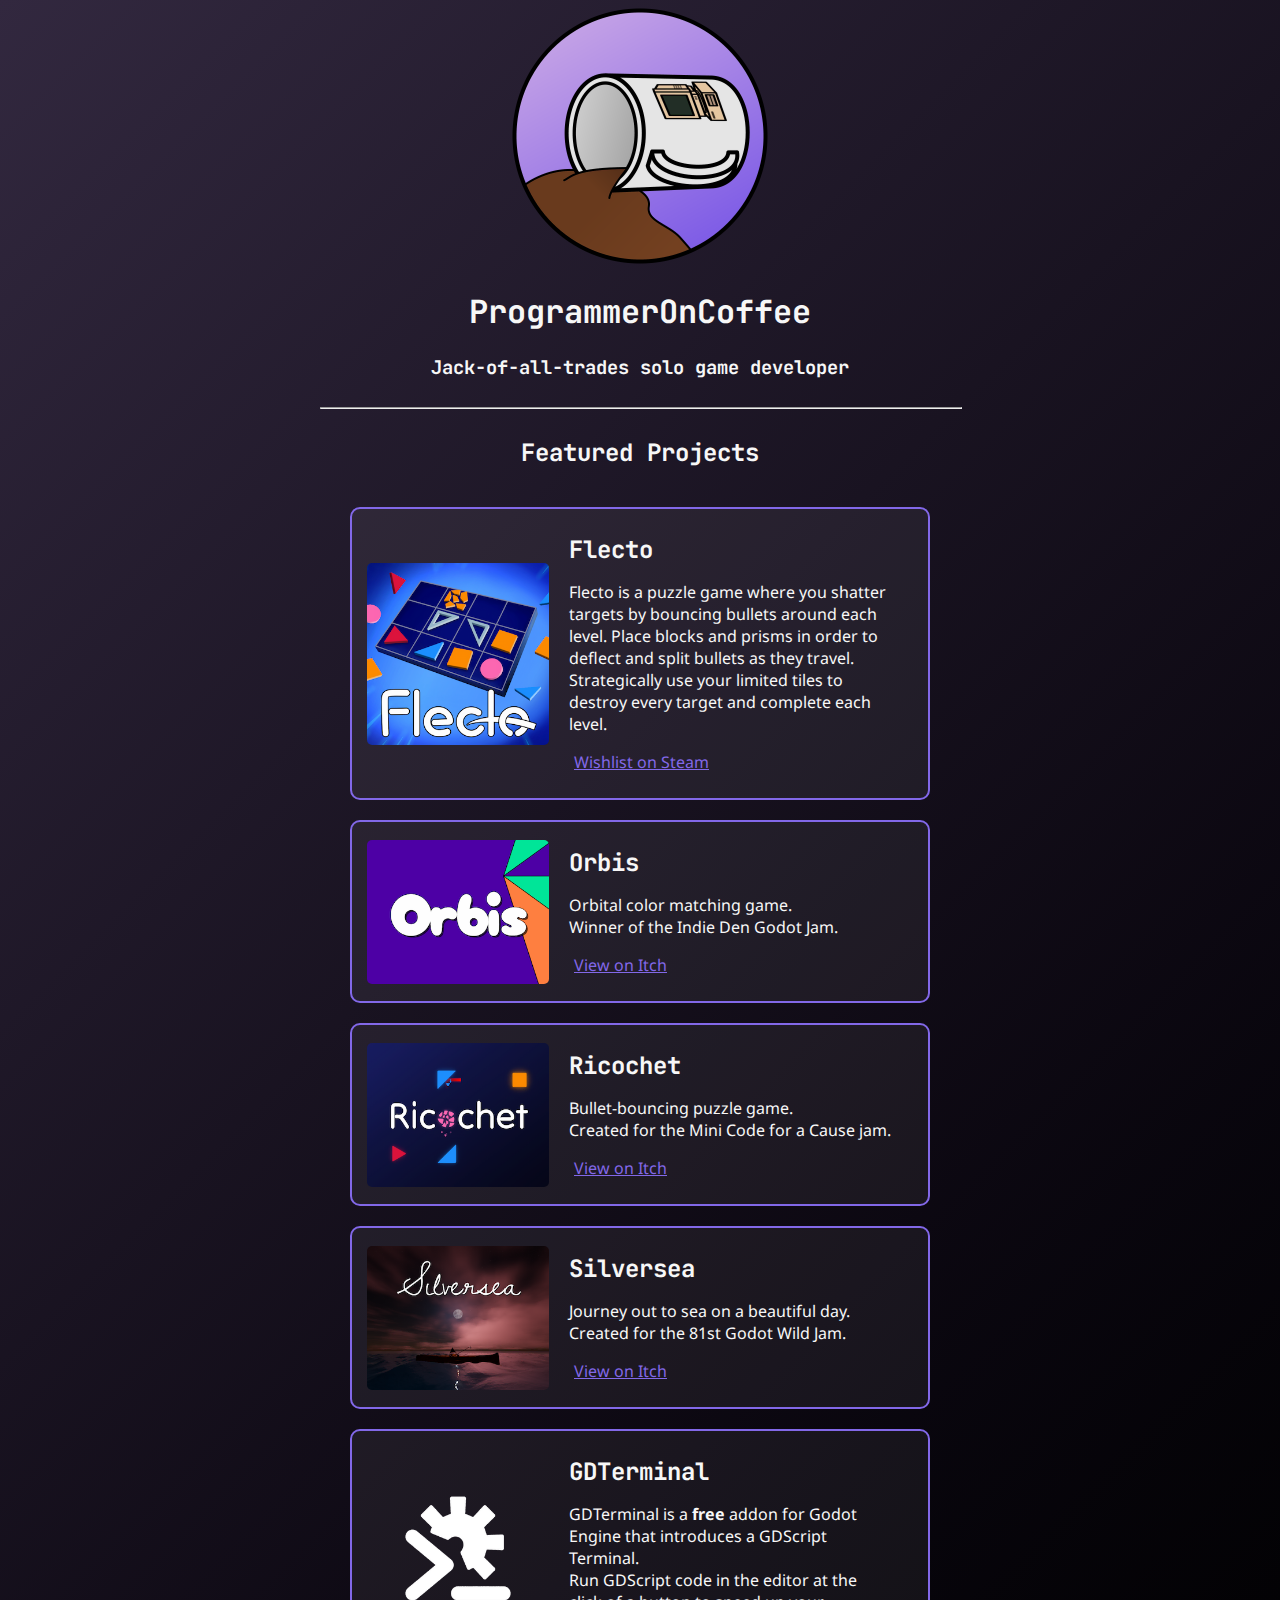
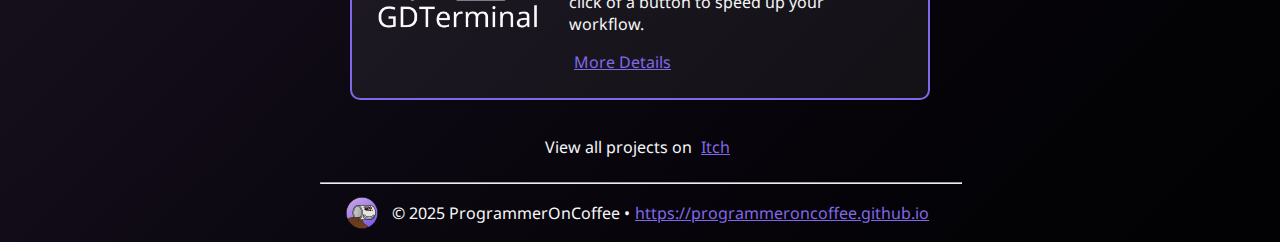
<file: index.html>
<!DOCTYPE html>

<html lang="en" xmlns="http://www.w3.org/1999/xhtml">
<head>
	<meta charset="utf-8" />
	<meta name="viewport" content="width=device-width, initial-scale=1">
	<meta name="description" content="Jack-of-all-trades solo game developer" />
	<link href="assets/images/favicon.png" rel="icon" />
	<link href="assets/css/global.css" rel="stylesheet" />
	<link href="assets/css/index.css" rel="stylesheet" />
	<script src="assets/js/global.js" defer></script>
	<script src="assets/js/index.js" defer></script>
	<title>Home - ProgrammerOnCoffee</title>
</head>
<body>
	<header>
		<img src="assets/images/logo_512px.webp" alt="ProgrammerOnCoffee logo" style="max-height: 256px;" />
		<h1>ProgrammerOnCoffee</h1>
		<h3>Jack-of-all-trades solo game developer</h3>
	</header>
	<hr />
	<main>
		<h2>Featured Projects</h2>
		<div id="projects"></div>
		<p>View all projects on <a href="https://programmeroncoffee.itch.io/">Itch</a></p>
	</main>
</body>
</html>
</file>
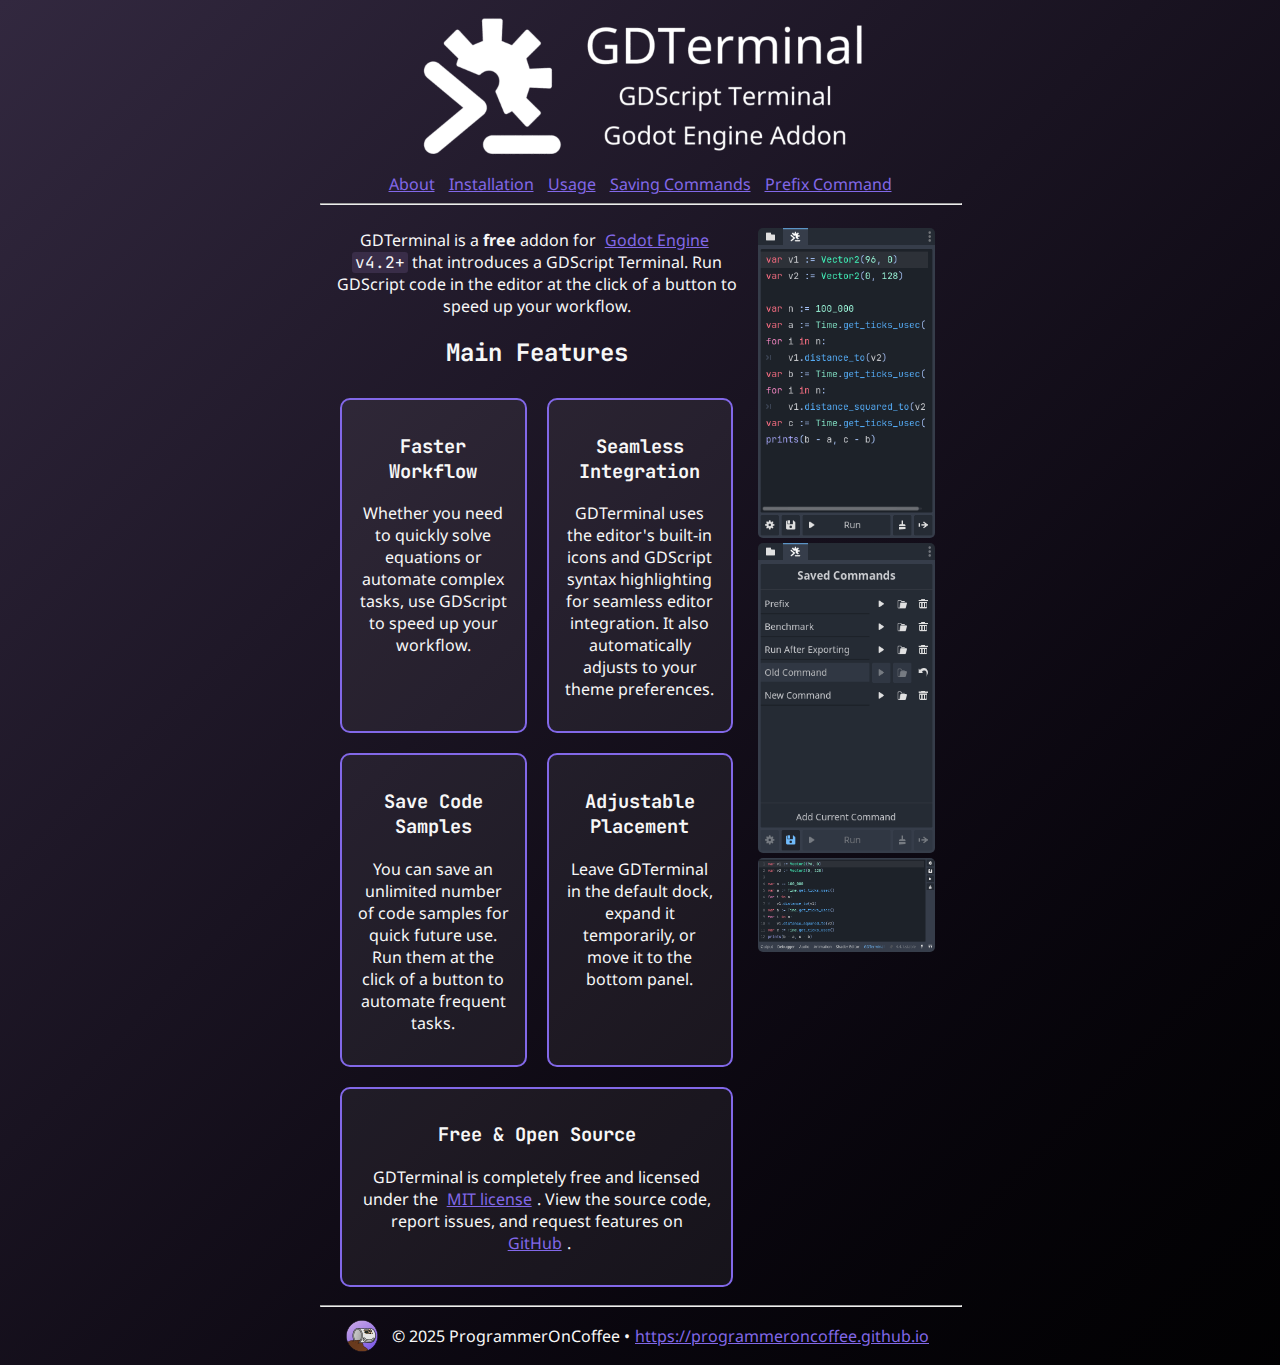
<file: GDTerminal/index.html>
﻿<!DOCTYPE html>

<html lang="en" xmlns="http://www.w3.org/1999/xhtml">
<head>
	<meta charset="utf-8" />
	<meta name="description" content="GDTerminal is a free
addon for Godot Engine that introduces a GDScript terminal." />
	<link href="assets/images/favicon.png" rel="icon" />
	<link href="../assets/css/global.css" rel="stylesheet" />
	<link href="../assets/css/documentation.css" rel="stylesheet" />
	<script src="../assets/js/global.js" defer></script>
	<script src="assets/js/gdterminal.js" defer></script>
	<title>GDTerminal - ProgrammerOnCoffee</title>
</head>
<body>
	<main>
		<div class="columns">
			<div class="main_column">
				<p>
					GDTerminal is a <strong>free</strong> addon for
					<a href="https://godotengine.org/" target="_blank">Godot Engine</a> <kbd>v4.2+</kbd>
					that introduces a GDScript Terminal.
					Run GDScript code in the editor at the click of a button to speed up your workflow.
				</p>
				<h2>Main Features</h2>
				<div class="feature_wrapper">
					<div class="feature">
						<h3>Faster Workflow</h3>
						<p>Whether you need to quickly solve equations or automate complex tasks, use GDScript to speed up your workflow.</p>
					</div>

					<div class="feature">
						<h3>Seamless Integration</h3>
						<p>
							GDTerminal uses the editor's built-in icons and GDScript syntax highlighting
							for seamless editor integration. It also automatically adjusts to your theme preferences.
						</p>
					</div>

					<div class="feature">
						<h3>Save Code Samples</h3>
						<p>You can save an unlimited number of code samples for quick future use. Run them at the click of a button to automate frequent tasks.</p>
					</div>

					<div class="feature">
						<h3>Adjustable Placement</h3>
						<p>Leave GDTerminal in the default dock, expand it temporarily, or move it to the bottom panel.</p>
					</div>
				</div>
				<div class="feature">
					<h3>Free & Open Source</h3>
					<p>
						GDTerminal is completely free and licensed under the
						<a href="https://github.com/ProgrammerOnCoffee/GDTerminal/blob/main/LICENSE.txt" target="_blank">MIT license</a>.
						View the source code, report issues, and request features on
						<a href="https://github.com/ProgrammerOnCoffee/GDTerminal" target="_blank">GitHub</a>.
					</p>
				</div>
			</div>

			<div class="screenshots">
				<img src="assets/images/main_view.webp" alt="GDTerminal main view" />
				<img src="assets/images/saved_commands.webp" alt="GDTerminal saved commands" />
				<img src="assets/images/bottom_panel.webp" alt="GDTerminal moved to bottom panel" />
			</div>
		</div>
	</main>
</body>
</html>
</file>
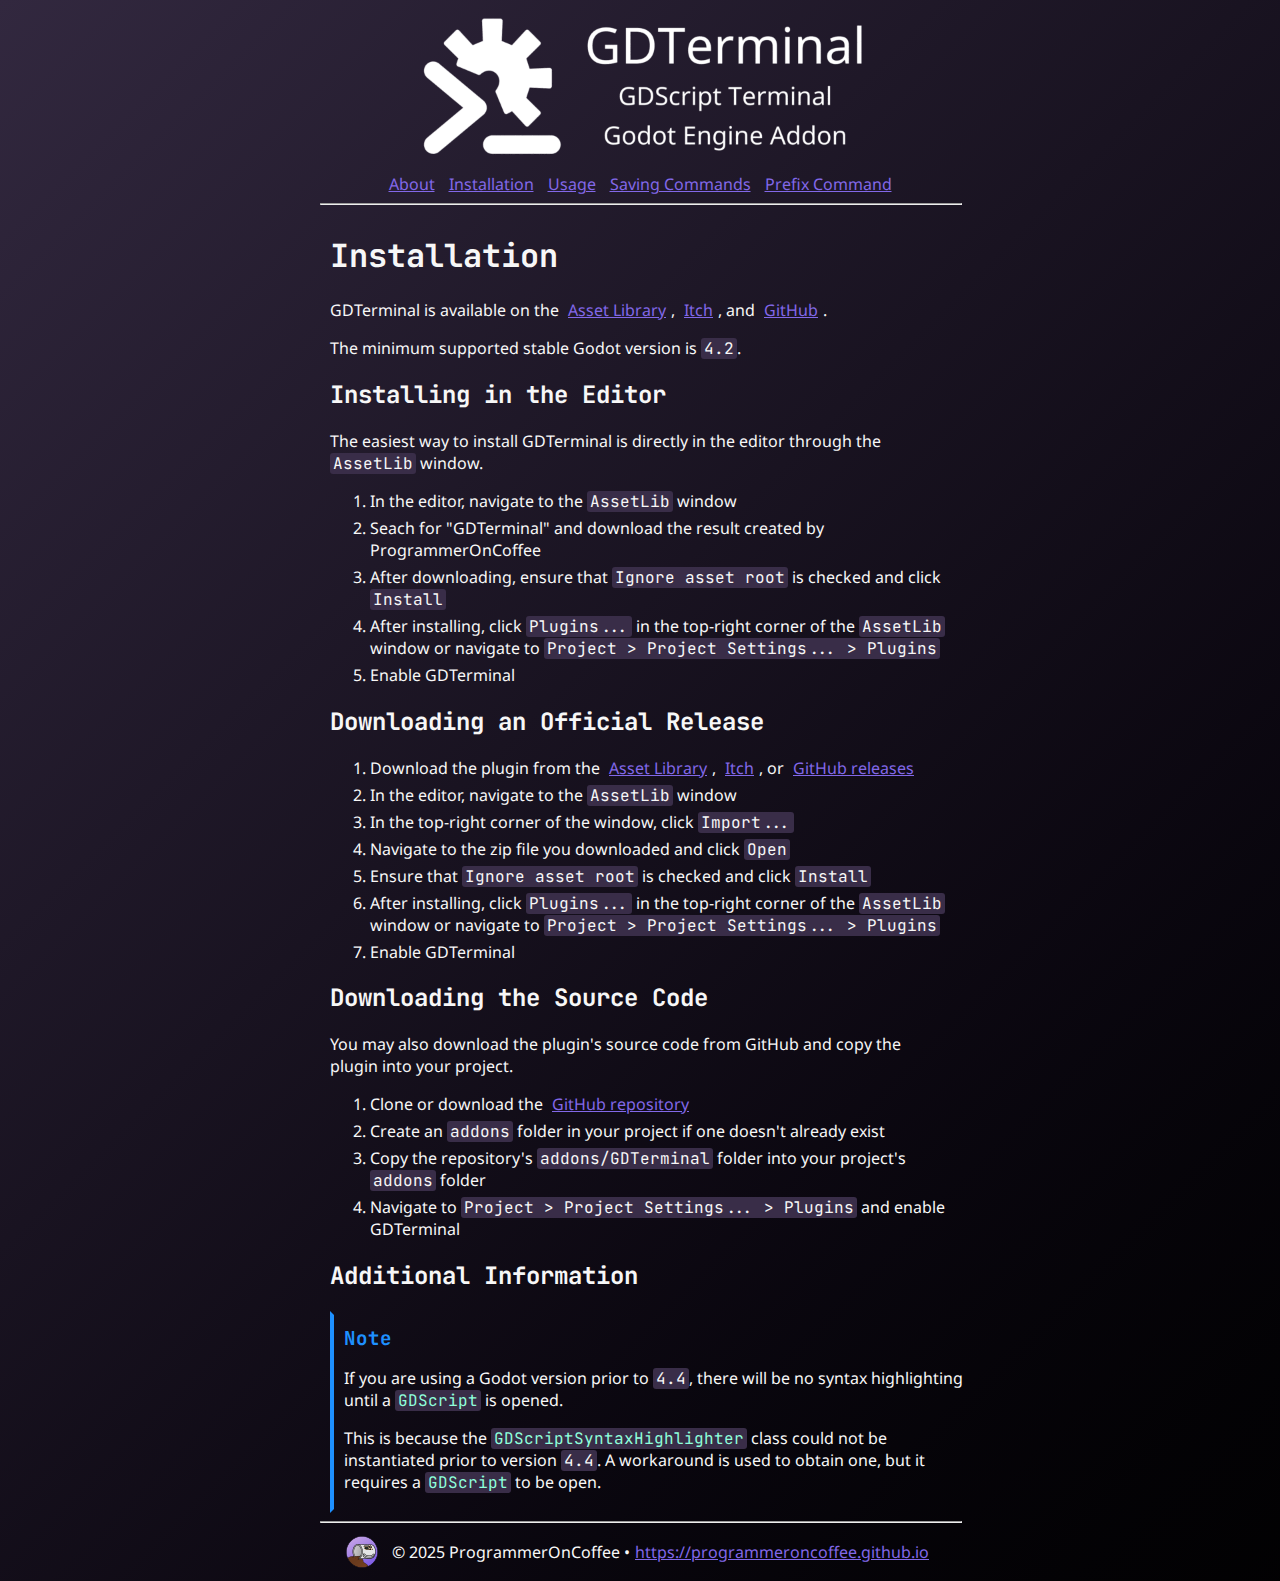
<file: GDTerminal/installation.html>
<!DOCTYPE html>

<html lang="en" xmlns="http://www.w3.org/1999/xhtml">
<head>
	<meta charset="utf-8" />
	<meta name="viewport" content="width=device-width, initial-scale=1">
	<link href="assets/images/favicon.png" rel="icon" />
	<link href="../assets/css/global.css" rel="stylesheet" />
	<link href="../assets/css/documentation.css" rel="stylesheet" />
	<script src="../assets/js/global.js" defer></script>
	<script src="assets/js/gdterminal.js" defer></script>
	<title>Installation - GDTerminal - ProgrammerOnCoffee</title>
</head>
<body>
	<main class="doc">
		<h1>Installation</h1>
		<p>
			GDTerminal is available on the <a href="https://godotengine.org/asset-library/asset/4100">Asset Library</a>, <a href="https://programmeroncoffee.itch.io/gdterminal" target="_blank">Itch</a>,
			and <a href="https://github.com/ProgrammerOnCoffee/GDTerminal" target="_blank">GitHub</a>.
		</p>
		<p>The minimum supported stable Godot version is <kbd>4.2</kbd>.</p>

		<h2>Installing in the Editor</h2>
		<p>The easiest way to install GDTerminal is directly in the editor through the <kbd>AssetLib</kbd> window.</p>
		<ol>
			<li>In the editor, navigate to the <kbd>AssetLib</kbd> window</li>
			<li>Seach for "GDTerminal" and download the result created by ProgrammerOnCoffee</li>
			<li>After downloading, ensure that <kbd>Ignore asset root</kbd> is checked and click <kbd>Install</kbd></li>
			<li>After installing, click <kbd>Plugins...</kbd> in the top-right corner of the <kbd>AssetLib</kbd> window or navigate to <kbd>Project > Project Settings... > Plugins</kbd></li>
			<li>Enable GDTerminal</li>
		</ol>

		<h2>Downloading an Official Release</h2>
		<ol>
			<li>
				Download the plugin from the <a href="https://godotengine.org/asset-library/asset/4100">Asset Library</a>,
				<a href="https://programmeroncoffee.itch.io/gdterminal" target="_blank">Itch</a>,
				or <a href="https://github.com/ProgrammerOnCoffee/GDTerminal/releases" target="_blank">GitHub releases</a>
			</li>
			<li>In the editor, navigate to the <kbd>AssetLib</kbd> window</li>
			<li>In the top-right corner of the window, click <kbd>Import...</kbd></li>
			<li>Navigate to the zip file you downloaded and click <kbd>Open</kbd></li>
			<li>Ensure that <kbd>Ignore asset root</kbd> is checked and click <kbd>Install</kbd></li>
			<li>After installing, click <kbd>Plugins...</kbd> in the top-right corner of the <kbd>AssetLib</kbd> window or navigate to <kbd>Project > Project Settings... > Plugins</kbd></li>
			<li>Enable GDTerminal</li>
		</ol>

		<h2>Downloading the Source Code</h2>
		<p>You may also download the plugin's source code from GitHub and copy the plugin into your project.</p>
		<ol>
			<li>Clone or download the <a href="https://github.com/ProgrammerOnCoffee/GDTerminal" target="_blank">GitHub repository</a></li>
			<li>Create an <kbd>addons</kbd> folder in your project if one doesn't already exist</li>
			<li>Copy the repository's <kbd>addons/GDTerminal</kbd> folder into your project's <kbd>addons</kbd> folder</li>
			<li>Navigate to <kbd>Project > Project Settings... > Plugins</kbd> and enable GDTerminal</li>
		</ol>

		<h2>Additional Information</h2>
		<div class="note">
			<p>
				If you are using a Godot version prior to <kbd>4.4</kbd>, there will be no syntax
				highlighting until a <kbd><span class="engine_type">GDScript</span></kbd> is opened.
			</p>
			<p>
				This is because the <kbd><span class="engine_type">GDScriptSyntaxHighlighter</span></kbd>
				class could not be instantiated prior to version <kbd>4.4</kbd>. A workaround is used to
				obtain one, but it requires a <kbd><span class="engine_type">GDScript</span></kbd> to be open.
			</p>
		</div>
	</main>
</body>
</html>
</file>
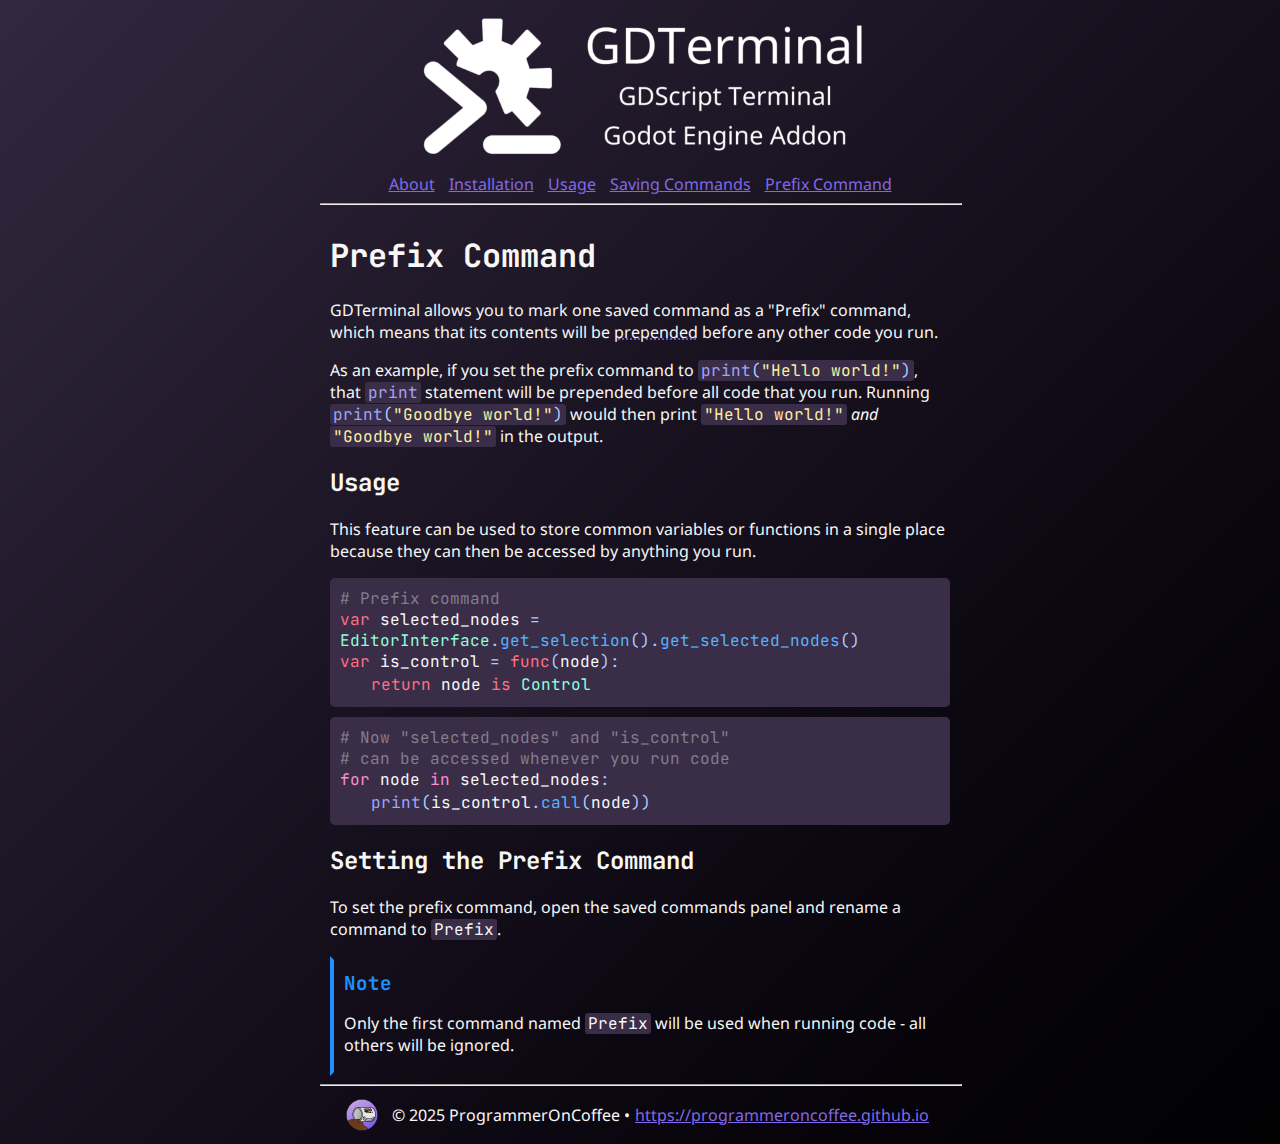
<file: GDTerminal/prefix_command.html>
<!DOCTYPE html>

<html lang="en" xmlns="http://www.w3.org/1999/xhtml">
<head>
	<meta charset="utf-8" />
	<meta name="viewport" content="width=device-width, initial-scale=1">
	<link href="assets/images/favicon.png" rel="icon" />
	<link href="../assets/css/global.css" rel="stylesheet" />
	<link href="../assets/css/documentation.css" rel="stylesheet" />
	<script src="../assets/js/global.js" defer></script>
	<script src="assets/js/gdterminal.js" defer></script>
	<title>Prefix Command - GDTerminal - ProgrammerOnCoffee</title>
</head>
<body>
	<main class="doc">
		<h1>Prefix Command</h1>
		<p>
			GDTerminal allows you to mark one saved command as a "Prefix" command,
			which means that its contents will be <abbr title="Added before">prepended</abbr> before any other code you run.
		</p>
		<p>
			As an example, if you set the prefix command to
			<code><span class="global_function">print</span><span class="symbol">(<span class="string">"Hello world!"</span>)</span></code>,
			that <code><span class="global_function">print</span></code> statement will be prepended before all code that you run.
			Running <code><span class="global_function">print</span><span class="symbol">(<span class="string">"Goodbye world!"</span>)</span></code>
			would then print <code><span class="string">"Hello world!"</span></code> <em>and</em> <code><span class="string">"Goodbye world!"</span></code> in the output.
		</p>

		<h2>Usage</h2>
		<p>This feature can be used to store common variables or functions in a single place because they can then be accessed by anything you run.</p>
		<div class="codeblock">
			<span class="comment"># Prefix command</span><br />
			<span class="keyword">var</span> selected_nodes <span class="symbol">= <span class="engine_type">EditorInterface</span>.<span class="function">get_selection</span>().<span class="function">get_selected_nodes</span>()</span><br />
			<span class="keyword">var</span> is_control <span class="symbol">= <span class="keyword">func</span>(</span>node<span class="symbol">):</span>
			<pre><code>	<span class="keyword">return</span> node <span class="keyword">is</span> <span class="engine_type">Control</span></code></pre>
		</div>
		<div class="codeblock">
			<span class="comment">
				# Now "selected_nodes" and "is_control"<br />
				# can be accessed whenever you run code
			</span><br />
			<span class="control_flow_keyword">for</span> node <span class="control_flow_keyword">in</span> selected_nodes<span class="symbol">:</span><br />
			<pre><code>	<span class="global_function">print</span><span class="symbol">(</span>is_control<span class="symbol">.<span class="function">call</span>(</span>node<span class="symbol">))</span></code></pre>
		</div>

		<h2>Setting the Prefix Command</h2>
		<p>To set the prefix command, open the saved commands panel and rename a command to <code>Prefix</code>.</p>
		<div class="note">
			<p>Only the first command named <kbd>Prefix</kbd> will be used when running code - all others will be ignored.</p>
		</div>
	</main>
</body>
</html>
</file>
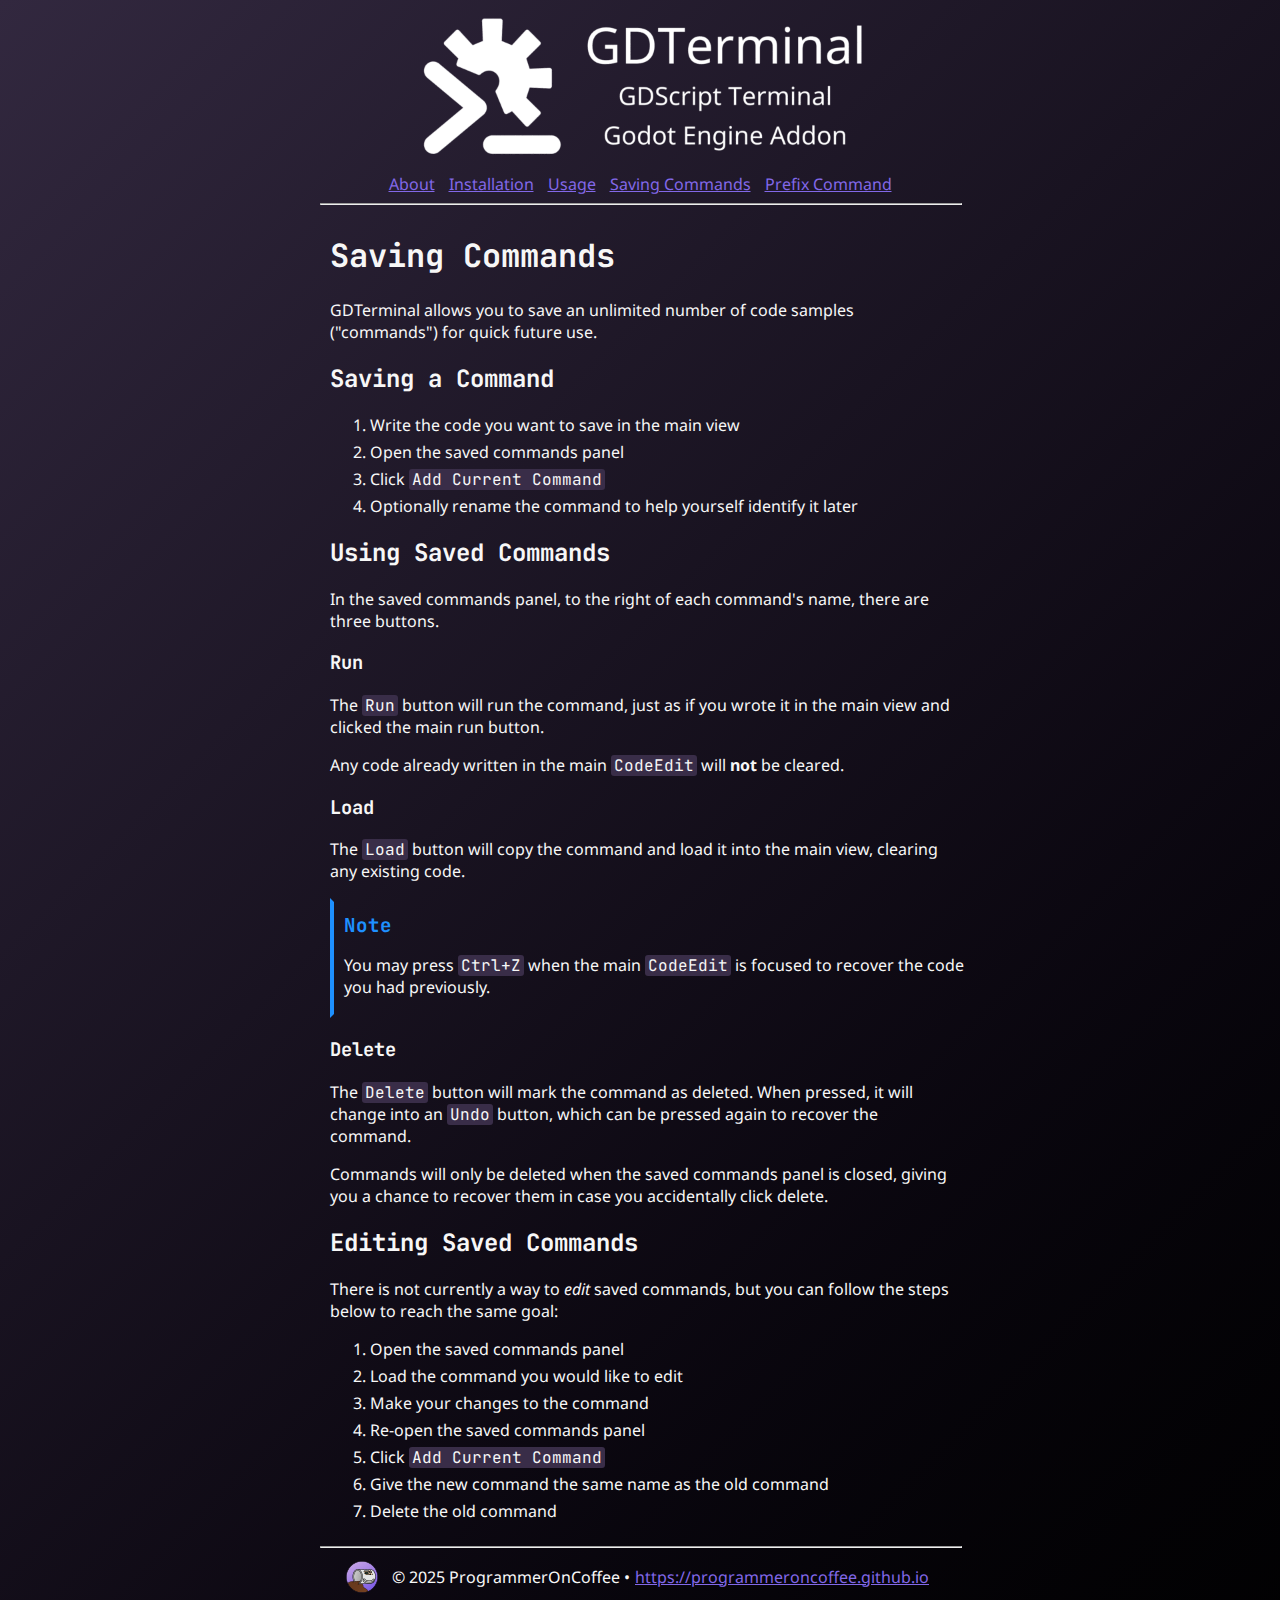
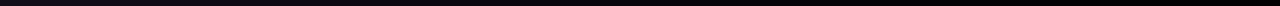
<file: GDTerminal/saving_commands.html>
<!DOCTYPE html>

<html lang="en" xmlns="http://www.w3.org/1999/xhtml">
<head>
	<meta charset="utf-8" />
	<link href="assets/images/favicon.png" rel="icon" />
	<link href="../assets/css/global.css" rel="stylesheet" />
	<link href="../assets/css/documentation.css" rel="stylesheet" />
	<script src="../assets/js/global.js" defer></script>
	<script src="assets/js/gdterminal.js" defer></script>
	<title>Saving Commands - GDTerminal - ProgrammerOnCoffee</title>
</head>
<body>
	<main class="doc">
		<h1>Saving Commands</h1>
		<p>GDTerminal allows you to save an unlimited number of code samples ("commands") for quick future use.</p>
		<h2>Saving a Command</h2>
		<ol>
			<li>Write the code you want to save in the main view</li>
			<li>Open the saved commands panel</li>
			<li>Click <kbd>Add Current Command</kbd></li>
			<li>Optionally rename the command to help yourself identify it later</li>
		</ol>

		<h2>Using Saved Commands</h2>
		<p>In the saved commands panel, to the right of each command's name, there are three buttons.</p>

		<h3>Run</h3>
		<p>The <kbd>Run</kbd> button will run the command, just as if you wrote it in the main view and clicked the main run button.</p>
		<p>Any code already written in the main <kbd>CodeEdit</kbd> will <b>not</b> be cleared.</p>

		<h3>Load</h3>
		<p>The <kbd>Load</kbd> button will copy the command and load it into the main view, clearing any existing code.</p>
		<div class="note">
			<p>You may press <kbd>Ctrl+Z</kbd> when the main <kbd>CodeEdit</kbd> is focused to recover the code you had previously.</p>
		</div>

		<h3>Delete</h3>
		<p>The <kbd>Delete</kbd> button will mark the command as deleted. When pressed, it will change into an <kbd>Undo</kbd> button, which can be pressed again to recover the command.</p>
		<p>Commands will only be deleted when the saved commands panel is closed, giving you a chance to recover them in case you accidentally click delete.</p>

		<h2>Editing Saved Commands</h2>
		<p>There is not currently a way to <em>edit</em> saved commands, but you can follow the steps below to reach the same goal:</p>
		<ol>
			<li>Open the saved commands panel</li>
			<li>Load the command you would like to edit</li>
			<li>Make your changes to the command</li>
			<li>Re-open the saved commands panel</li>
			<li>Click <kbd>Add Current Command</kbd></li>
			<li>Give the new command the same name as the old command</li>
			<li>Delete the old command</li>
		</ol>
	</main>
</body>
</html>
</file>
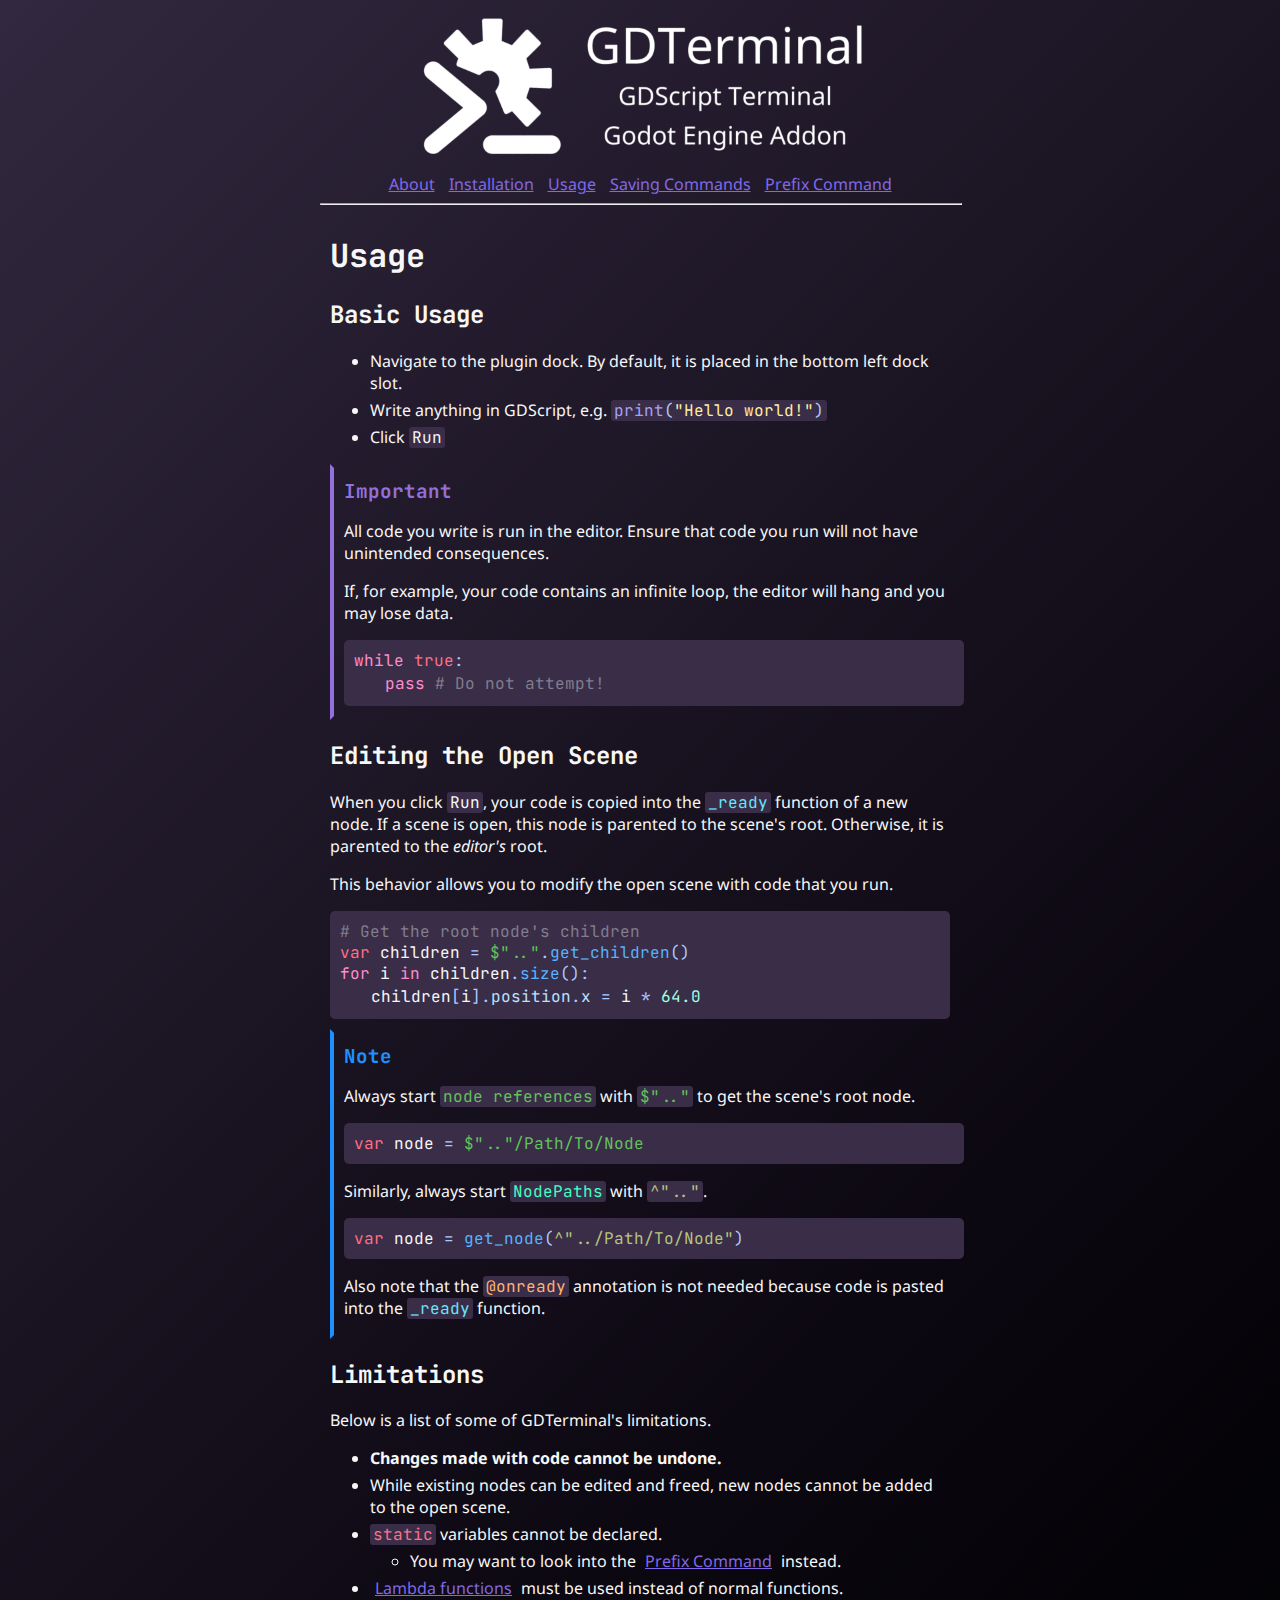
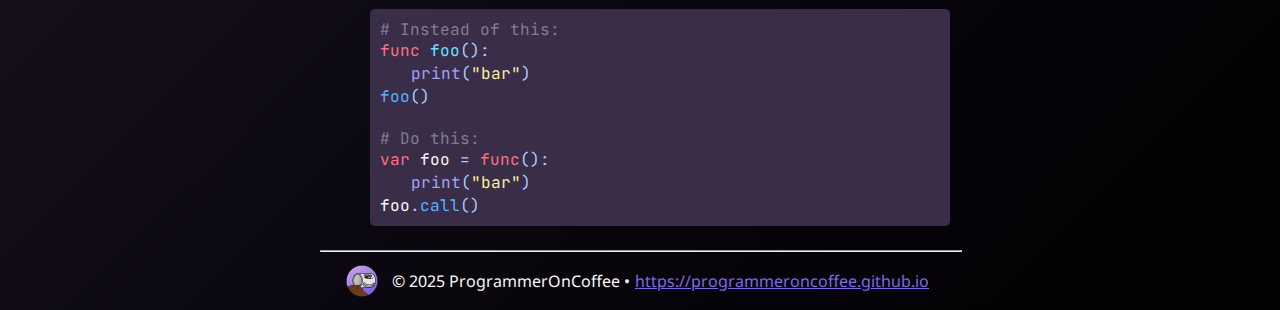
<file: GDTerminal/usage.html>
<!DOCTYPE html>

<html lang="en" xmlns="http://www.w3.org/1999/xhtml">
<head>
	<meta charset="utf-8" />
	<link href="assets/images/favicon.png" rel="icon" />
	<link href="../assets/css/global.css" rel="stylesheet" />
	<link href="../assets/css/documentation.css" rel="stylesheet" />
	<script src="../assets/js/global.js" defer></script>
	<script src="assets/js/gdterminal.js" defer></script>
	<title>Usage - GDTerminal - ProgrammerOnCoffee</title>
</head>
<body>
	<main class="doc">
		<h1>Usage</h1>
		<h2>Basic Usage</h2>
		<ul>
			<li>Navigate to the plugin dock. By default, it is placed in the bottom left dock slot.</li>
			<li>Write anything in GDScript, e.g. <code><span class="global_function">print</span><span class="symbol">(<span class="string">"Hello world!"</span>)</span></code></li>
			<li>Click <kbd>Run</kbd></li>
		</ul>
		<div class="important">
			<p>All code you write is run in the editor. Ensure that code you run will not have unintended consequences.</p>
			<p>If, for example, your code contains an infinite loop, the editor will hang and you may lose data.</p>
			<div class="codeblock">
				<span class="control_flow_keyword">while</span> <span class="keyword">true</span><span class="symbol">:</span><br />
				<pre><code>	<span class="control_flow_keyword">pass</span> <span class="comment"># Do not attempt!</span></code></pre>
			</div>
		</div>

		<h2>Editing the Open Scene</h2>
		<p>
			When you click <kbd>Run</kbd>, your code is copied into the
			<code><span class="function_definition">_ready</span></code>
			function of a new node. If a scene is open, this node is parented to the
			scene's root. Otherwise, it is parented to the <em>editor's</em> root.
		</p>

		<p>This behavior allows you to modify the open scene with code that you run.</p>
		<div class="codeblock">
			<span class="comment"># Get the root node's children</span><br />
			<span class="keyword">var</span> children <span class="symbol">= <span class="node_reference">$".."</span>.<span class="function">get_children</span>()</span><br />
			<span class="control_flow_keyword">for</span> i <span class="control_flow_keyword">in</span> children<span class="symbol">.<span class="function">size</span>():</span><br />
			<pre><code>	children<span class="symbol">[</span>i<span class="symbol">].<span class="member_variable">position<span class="symbol">.</span>x</span> =</span> i <span class="symbol">*</span> <span class="number">64.0</span></code></pre>
		</div>

		<div class="note">
			<p>Always start <kbd><span class="node_reference">node references</span></kbd> with <code><span class="node_reference">$".."</span></code> to get the scene's root node.</p>
			<div class="codeblock">
				<span class="keyword">var</span> node <span class="symbol">=</span> <span class="node_reference">$".."/Path/To/Node</span>
			</div>
			<p>Similarly, always start <kbd><span class="base_type">NodePaths</span></kbd> with <code><span class="node_path">^".."</span></code>.</p>
			<div class="codeblock">
				<span class="keyword">var</span> node <span class="symbol">= <span class="function">get_node</span>(<span class="node_path">^"../Path/To/Node"</span>)</span>
			</div>
			<p>
				Also note that the <code><span class="annotation">@onready</span></code> annotation is not needed
				because code is pasted into the <code><span class="function_definition">_ready</span></code> function.
			</p>
		</div>

		<h2>Limitations</h2>
		<p>Below is a list of some of GDTerminal's limitations.</p>
		<ul>
			<li><b>Changes made with code cannot be undone.</b></li>
			<li>While existing nodes can be edited and freed, new nodes cannot be added to the open scene.</li>
			<li><code><span class="keyword">static</span></code> variables cannot be declared.</li>
			<ul><li>You may want to look into the <a href="prefix_command.html">Prefix Command</a> instead.</li></ul>
			<li>
				<a href="https://docs.godotengine.org/en/stable/tutorials/scripting/gdscript/gdscript_basics.html#lambda-functions">Lambda functions</a>
				must be used instead of normal functions.
				<div class="codeblock">
					<span class="comment"># Instead of this:</span><br />
					<span class="keyword">func</span> <span class="function_definition">foo</span><span class="symbol">():</span><br />
					<pre><code>	<span class="global_function">print</span><span class="symbol">(<span class="string">"bar"</span>)</span></code></pre>
					<span class="function">foo</span><span class="symbol">()</span><br />
					<br />
					<span class="comment"># Do this:</span><br />
					<span class="keyword">var</span> foo <span class="symbol">= <span class="keyword">func</span>():</span><br />
					<pre><code>	<span class="global_function">print</span><span class="symbol">(<span class="string">"bar"</span>)</span></code></pre>
					foo<span class="symbol">.<span class="function">call</span>()</span>
				</div>
			</li>
		</ul>
	</main>
</body>
</html>
</file>
<file: assets/css/global.css>
/*********************************************************/
/*                       global.css                      */
/*                                                       */
/*        CSS styles used across the entire site.        */
/*********************************************************/

/* Fonts */
@font-face {
	font-family: "Noto Sans";
	src: url("/assets/fonts/Noto_Sans/NotoSans-Regular.ttf");
	font-style: normal;
	font-weight: normal;
}
@font-face {
	font-family: "Noto Sans";
	src: url("/assets/fonts/Noto_Sans/NotoSans-Italic.ttf");
	font-style: italic;
	font-weight: normal;
}
@font-face {
	font-family: "Noto Sans";
	src: url("/assets/fonts/Noto_Sans/NotoSans-Bold.ttf");
	font-style: normal;
	font-weight: bold;
}
@font-face {
	font-family: "JetBrains Mono";
	src: url("/assets/fonts/JetBrains_Mono/JetBrainsMono-Regular.ttf");
	font-style: normal;
	font-weight: normal;
}
@font-face {
	font-family: "JetBrains Mono";
	src: url("/assets/fonts/JetBrains_Mono/JetBrainsMono-Bold.ttf");
	font-style: normal;
	font-weight: bold;
}

:root {
	--text_color: #f7f7f7;
	--link_color: #8268e8;
	--code_color: #392d48;
	--light_link_color: color-mix(in oklab, var(--link_color), white 25%);
	--bg_primary: #32283f;
	--bg_secondary: color-mix(in oklab, var(--bg_primary), black 75%);
	
	background: linear-gradient(-0.125turn, var(--bg_secondary), var(--bg_primary)) no-repeat;
	color: var(--text_color);
	font-family: "Noto Sans", sans-serif;
	text-align: center;
	min-height: 100vh;
}
body {
	display: inline-flex;
	flex-direction: column;
	padding: 0px;
	margin: 0px 16px;
	min-height: 100vh;

	hr {
		width: 100%;
	}
}
/* Shrink content on large screens */
@media (width >= 896px) {
	body {
		width: min(50%, 768px);
	}
}

main {
	flex-grow: 1;
	margin: 0px 10px;
}
.center {
	align-content: center;
}
header, footer {
	flex-grow: 0;
	flex-shrink: 0;
}
header {
	margin-top: 8px;
}
footer {
	margin-bottom: 8px;
}
footer > * {
	display: inline-block;
	vertical-align: middle;
	margin: 5px;
}

img {
	max-width: 100%;
}
.screenshots {
	padding: 15px;
	img {
		border-radius: 5px;
		width: 100%;
	}
}

li {
	margin: 5px 0px;
}

h1, h2, h3, h4, h5, h6 {
	font-family: "JetBrains Mono", monospace;
}

/* Link styles */
a {
	color: var(--link_color);
	padding: 5px;
	text-wrap-mode: nowrap;
}
a:hover {
	text-decoration: none;
	color: var(--bg_primary);
	border-radius: 5px;
	background-color: var(--link_color);
}
abbr {
	text-decoration-color: var(--link_color);
}

.columns {
	display: inline-grid;
	grid-template-columns: 2fr 1fr;
}

/* Projects & Features */
.feature_wrapper {
	display: inline-grid;
	width: min(100%, 512px);
	grid-template-columns: 1fr 1fr;
}
.feature, .project {
	margin: 10px;
	padding: 15px;
	border-radius: 10px;
	transition-duration: 500ms;
	border: solid 2px var(--link_color);
	background-color: #ffffff0f;
	h3 {
		text-align: center;
	}
}
.feature:hover, .project:hover {
	scale: 1.01;
	transform: translateY(-5px);
	border-color: var(--light_link_color);
	box-shadow: 0 0 15px 1.5px var(--light_link_color) !important;
}
</file>
<file: assets/css/index.css>
#projects {
	align-items: stretch;
	place-content: stretch;
}
.project {
	display: grid;
	margin: 20px;
	grid-template-columns: 1fr 2fr;
	align-items: center;
	
	@media (width < 604px) {
		grid-template-columns: 1fr;
		img {
			margin-bottom: 10px;
		}
	}
	
	h2 {
		margin: 0px;
	}
	img {
		border-radius: 5px;
		justify-self: center;
	}
	div {
		margin: 10px 20px;
		text-align: left;
	}
}
</file>
<file: assets/css/documentation.css>
﻿/*********************************************************/
/*                   documentation.css                   */
/*                                                       */
/*        CSS styles used in documentation pages,        */
/*            such as code samples and notes.            */
/*********************************************************/

.doc {
	text-align: left;
}

/* Keys & Code Samples */
kbd, code {
	background-color: var(--code_color);
	border-radius: 3px;
	font-family: "JetBrains Mono", monospace;
	padding: 0px 3px;
}
pre {
	tab-size: 4;
	margin: 2px 0px;
}
.codeblock {
	background-color: var(--code_color);
	border-radius: 5px;
	font-family: "JetBrains Mono", monospace;
	padding: 10px;
	margin: 10px 0px;
	code {
		background: none;
		margin: 0px;
		padding: 0px;
	}
}

/* GDScript Syntax Highlighting */
span.symbol { color: #abc9ff; }
span.keyword { color: #ff7085; }
span.control_flow_keyword { color: #ff8ccc; }
span.base_type { color: #42ffc2; }
span.engine_type { color: #8fffdb; }
span.user_type { color: #c7ffed; }
span.comment { color: #cdcfd280; }
span.doc_comment { color: #99b3cccc; }
span.string { color: #ffeda1; }

span.number { color: #a1ffe0; }
span.function { color: #57b3ff; }
span.member_variable { color: #bce0ff; }

span.function_definition { color: #66e6ff; }
span.global_function { color: #a3a3f5; }
span.node_path { color: #b8c47d; }
span.node_reference { color: #63c259; }
span.annotation { color: #ffb373; }
span.string_name { color: #ffc2a6; }

/* Notes */
.note, .important {
	display: inline-block;
	border: solid 4px transparent;
	width: 100%;
	padding: 10px 10px 0px 10px;
}
.note::before, .important::before {
	font-family: "JetBrains Mono", monospace;
	font-size: larger;
	font-weight: bold;
}
.note {
	border-left-color: dodgerblue;
}
.note::before {
	color: dodgerblue;
	content: "Note";
}
.important {
	border-left-color: mediumpurple;
}
.important::before {
	color: mediumpurple;
	content: "Important";
}
</file>
